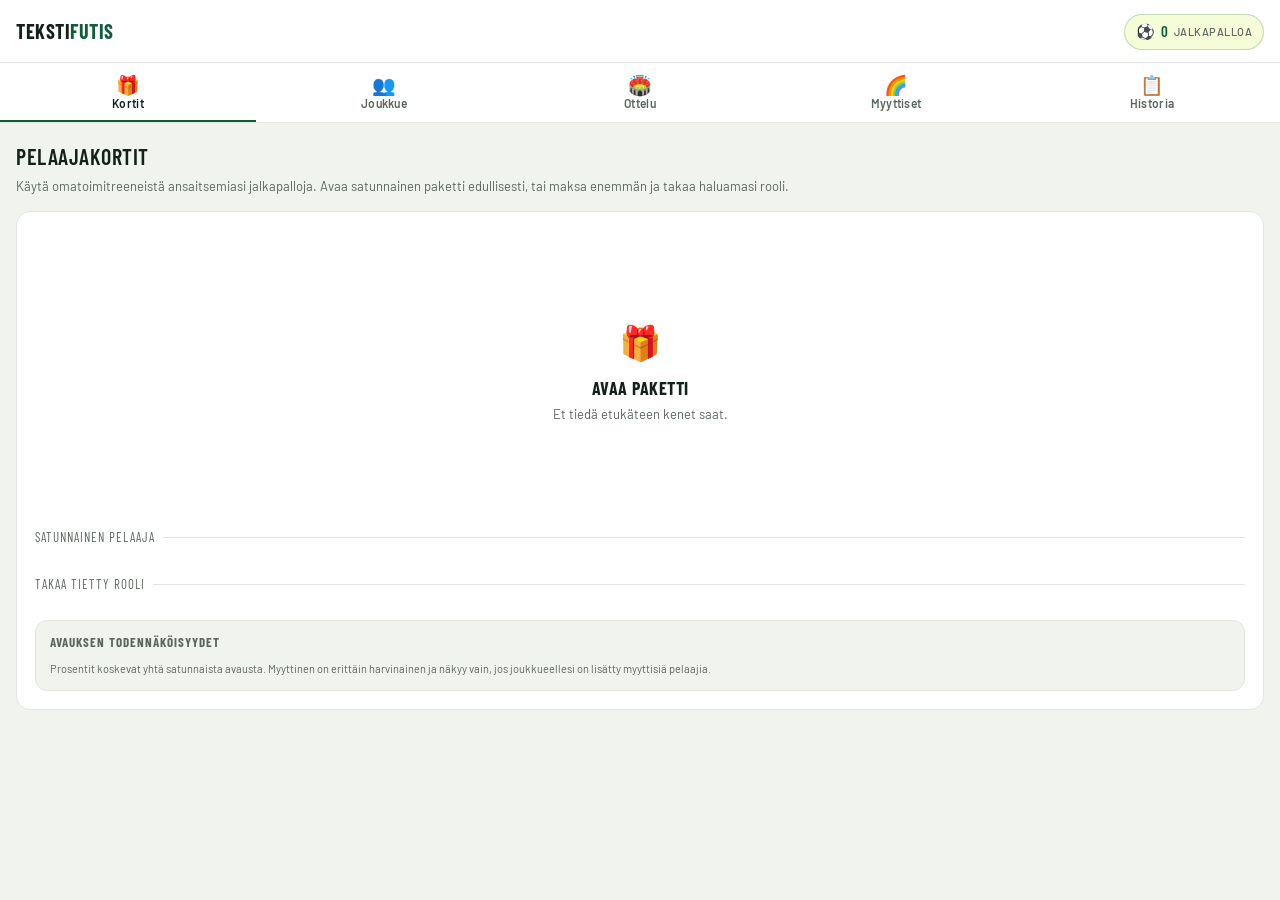
<file: tekstifutis.html>
<!DOCTYPE html>
<html lang="fi">
<head>
<meta charset="UTF-8">
<meta name="viewport" content="width=device-width, initial-scale=1.0, viewport-fit=cover">
<title>Tekstifutis</title>
<link rel="preconnect" href="https://fonts.googleapis.com">
<link rel="preconnect" href="https://fonts.gstatic.com" crossorigin>
<link href="https://fonts.googleapis.com/css2?family=Barlow:wght@400;500;600;700&family=Barlow+Condensed:wght@500;600;700&display=swap" rel="stylesheet">
<link rel="stylesheet" href="tekstifutis.css">
</head>
<body>
<div class="app">
  <div class="topbar">
    <div class="topbar-row">
      <div class="brand">Teksti<span>futis</span></div>
      <div class="pill gold"><span>⚽</span><span id="w-balls">0</span><span class="lbl">jalkapalloa</span></div>
    </div>
  </div>

  <nav class="tabs">
    <button class="tab active" data-tab="veto"><span class="ico">🎁</span>Kortit</button>
    <button class="tab" data-tab="joukkue"><span class="ico">👥</span>Joukkue</button>
    <button class="tab" data-tab="ottelu"><span class="ico">🏟️</span>Ottelu</button>
    <button class="tab" data-tab="myyttiset"><span class="ico">🌈</span>Myyttiset</button>
    <button class="tab" data-tab="historia"><span class="ico">📋</span>Historia</button>
  </nav>

  <main>
    <section class="view active" id="view-veto">
      <h2>Pelaajakortit</h2>
      <p class="sub">Käytä omatoimitreeneistä ansaitsemiasi jalkapalloja. Avaa satunnainen paketti edullisesti, tai maksa enemmän ja takaa haluamasi rooli.</p>
      <div class="card">
        <div class="pack-stage" id="pack-stage">
          <div class="empty"><div class="ee">🎁</div><b>Avaa paketti</b><div style="font-size:13px;">Et tiedä etukäteen kenet saat.</div></div>
        </div>
        <div class="section-label">Satunnainen pelaaja</div>
        <div class="buy-list" id="buy-random"></div>
        <div class="section-label">Takaa tietty rooli</div>
        <div class="buy-list" id="buy-roles"></div>
        <p class="pity" id="pity-note"></p>
        <p class="pity" id="cap-note"></p>
        <div class="prob-panel">
          <div class="prob-title">Avauksen todennäköisyydet</div>
          <div id="prob-list"></div>
          <div class="prob-foot">Prosentit koskevat yhtä satunnaista avausta. Myyttinen on erittäin harvinainen ja näkyy vain, jos joukkueellesi on lisätty myyttisiä pelaajia.</div>
        </div>
      </div>
    </section>

    <section class="view" id="view-joukkue">
      <h2>Kokoonpano</h2>
      <p class="sub">8v8. Napauta paikkaa asettaaksesi pelaajan, tai vedä pelaajia paikalta toiselle, vaihtopenkille ja takaisin. Napauta pelaajaa nähdäksesi kaikki attribuutit.</p>
      <div class="teamname-row"><label for="teamname">Joukkue</label><input id="teamname" maxlength="22" placeholder="Oma joukkue"></div>
      <div class="formrow" id="formrow"></div>
      <div class="forces" id="forces"></div>
      <div class="pitch-wrap"><div class="pitch" id="pitch"></div></div>
      <div class="hint"><span class="warn-i">!</span> = pelaaja väärällä paikalla · vedä kahvasta <b>⠿</b> siirtääksesi pelaajan</div>
      <button class="btn btn-ghost" id="btn-autofill" style="margin-bottom:6px;">Täytä kenttä automaattisesti</button>
      <div class="section-label" id="sub-label">Vaihtopenkki</div>
      <div class="subrow" id="subrow"></div>
      <div id="bench-area"></div>
    </section>

    <section class="view" id="view-ottelu">
      <h2>Ottelu</h2>
      <p class="sub">Haasta vastustaja. Vahvuudet, väsyminen ja tuuri ratkaisevat — vaihtopelaajat auttavat loppukiriä.</p>
      <div id="match-area"></div>
    </section>

    <section class="view" id="view-myyttiset">
      <h2>Myyttiset</h2>
      <p class="sub">Erittäin harvinaisia keräilykortteja — valmentajan lisäämiä pelaajia, joiden kaikki attribuutit ovat 100. Näitä ei voi asettaa kentälle; ne ovat pelkkiä keräilykortteja. Onnistut saamaan myyttisen vain harvinaisella tuurilla pakettia avatessa.</p>
      <div id="myth-area"></div>
    </section>

    <section class="view" id="view-historia">
      <h2>Historia</h2>
      <p class="sub">Aiemmat ottelusi ja niiden tulokset.</p>
      <div id="hist-area"></div>
    </section>
  </main>
</div>

<div class="overlay" id="overlay"><div class="sheet" id="sheet"></div></div>
<div class="toast" id="toast"></div>
<script src="tekstifutis.js"></script>
</body>
</html>
</file>
<file: tekstifutis.css>
:root{
    --bg:#F1F3EF; --surface:#FFFFFF; --ink:#15201B; --ink-soft:#5C665E; --ink-faint:#8A938B;
    --line:#E3E6DF; --brand:#0E5E3A; --accent:#C5F23E; --accent-ink:#1A2A10; --radius:14px;
    --bg2:var(--surface); --panel:var(--surface); --panel2:var(--bg);
    --grass:var(--brand); --grass-dim:#0B4A2E;
    --text:var(--ink); --muted:var(--ink-soft); --gold:#B07A12; --warn:#C0356A;
  }
  :root[data-theme="dark"]{
    --bg:#0F1512; --surface:#18201C; --ink:#E8ECE6; --ink-soft:#9CA79E; --ink-faint:#6C766E;
    --line:#29332D; --brand:#2BA06C; --accent:#C5F23E; --accent-ink:#16240C;
    --grass-dim:#1f9b4d; --gold:#D9A93A; --warn:#E0738F;
  }
  *{box-sizing:border-box; -webkit-tap-highlight-color:transparent;}
  html,body{margin:0;padding:0;}
  body{font-family:'Barlow',system-ui,sans-serif; background:var(--bg); color:var(--text); min-height:100dvh; line-height:1.45;}
  .app{margin:0 auto; min-height:100dvh; display:flex; flex-direction:column;
    background:var(--bg);}

  .topbar{position:sticky; top:0; z-index:20; padding:14px 16px 12px; background:var(--surface); border-bottom:1px solid var(--line);}
  .topbar-row{display:flex; align-items:center; justify-content:space-between; gap:10px;}
  .brand{font-family:'Barlow Condensed'; font-weight:700; font-size:20px; letter-spacing:.5px; text-transform:uppercase;}
  .brand span{color:var(--grass);}
  .pill{display:inline-flex; align-items:center; gap:6px; padding:6px 11px; border-radius:999px; font-family:'Barlow Condensed'; font-weight:600; font-size:15px; border:1px solid var(--line); background:var(--panel);}
  .pill.gold{color:var(--brand); border-color:rgba(14,94,58,.22); background:rgba(197,242,62,.20);}
  .pill .lbl{font-family:'Barlow'; font-weight:500; font-size:11px; color:var(--muted); text-transform:uppercase; letter-spacing:.5px;}

  .tabs{display:flex; background:var(--bg2); border-bottom:1px solid var(--line);}
  .tab{flex:1; padding:12px 4px 10px; text-align:center; cursor:pointer; border:none; background:none; color:var(--muted); font-family:'Barlow'; font-weight:600; font-size:12px; letter-spacing:.3px; border-bottom:2px solid transparent; transition:color .15s,border-color .15s;}
  .tab .ico{display:block; font-size:19px; margin-bottom:2px; line-height:1;}
  .tab.active{color:var(--text); border-bottom-color:var(--grass);}

  main{flex:1; padding:18px 16px 32px;}
  .view{display:none; animation:fade .2s ease;}
  .view.active{display:block;}
  @keyframes fade{from{opacity:0; transform:translateY(4px);} to{opacity:1; transform:none;}}
  h2{font-family:'Barlow Condensed'; font-weight:600; font-size:22px; text-transform:uppercase; letter-spacing:.5px; margin:0 0 4px;}
  .sub{color:var(--muted); font-size:13px; margin:0 0 16px;}

  .card{background:var(--panel); border:1px solid var(--line); border-radius:14px; padding:18px;}
  .card + .card{margin-top:14px;}
  .btn{display:inline-flex; align-items:center; justify-content:center; gap:8px; width:100%; padding:14px; border:none; border-radius:12px; cursor:pointer; font-family:'Barlow Condensed'; font-weight:600; font-size:16px; letter-spacing:.5px; text-transform:uppercase; transition:transform .08s,filter .15s;}
  .btn:active{transform:scale(.98);}
  .btn-primary{background:var(--brand); color:#fff;}
  .btn-gold{background:var(--gold); color:#1a1404;}
  .btn-ghost{background:var(--panel2); color:var(--text); border:1px solid var(--line);}
  .btn-danger{background:rgba(192,53,106,.10); color:var(--warn); border:1px solid rgba(192,53,106,.30);}
  .btn:disabled{opacity:.4; cursor:not-allowed; filter:grayscale(.4);}

  .big-num{font-family:'Barlow Condensed'; font-weight:700; font-size:46px; line-height:1; color:var(--grass);}
  .train-meta{display:flex; justify-content:space-between; align-items:flex-end; margin-bottom:16px;}
  .daycount{text-align:right; color:var(--muted); font-size:13px;}
  .daycount b{display:block; font-family:'Barlow Condensed'; font-size:24px; color:var(--text);}
  .dots{display:flex; gap:6px; margin:14px 0 18px;}
  .dot{flex:1; height:6px; border-radius:3px; background:var(--line);}
  .dot.on{background:var(--grass);}
  .pity{font-size:12px; color:var(--muted); margin-top:12px; text-align:center;}

  .pack-stage{min-height:280px; display:flex; flex-direction:column; align-items:center; justify-content:center; gap:18px; position:relative; overflow:hidden;}
  .reveal-wrap{position:relative; display:flex; align-items:center; justify-content:center;}
  .reveal-card{position:relative; z-index:2; width:210px; border-radius:16px; padding:18px; text-align:center; border:2px solid var(--rc,#9ca3af); background:linear-gradient(180deg,var(--panel2),var(--panel)); box-shadow:0 0 0 1px rgba(0,0,0,.3),0 14px 40px -10px var(--rc,#9ca3af); animation:pop .45s cubic-bezier(.2,1.3,.4,1); overflow:hidden;}
  @keyframes pop{0%{opacity:0; transform:scale(.6) rotateY(40deg);} 100%{opacity:1; transform:none;}}
  .reveal-card .rar{font-family:'Barlow Condensed'; font-weight:700; font-size:12px; letter-spacing:1.5px; text-transform:uppercase; color:var(--rc);}
  .reveal-card .stars{font-size:15px; color:var(--rc); margin:2px 0 8px; letter-spacing:2px;}
  .reveal-card .pname{font-family:'Barlow Condensed'; font-weight:600; font-size:21px; line-height:1.1;}
  .reveal-card .ppos{display:inline-block; margin-top:6px; font-size:11px; font-weight:600; color:var(--muted); text-transform:uppercase; letter-spacing:.5px;}
  .reveal-stats{display:grid; grid-template-columns:1fr 1fr; gap:5px 12px; margin-top:14px; text-align:left;}
  .reveal-stats div{display:flex; justify-content:space-between; font-size:12px; color:var(--muted);}
  .reveal-stats b{color:var(--text); font-family:'Barlow Condensed'; font-weight:600;}
  /* OSTOEFEKTIT (kasvavat harvinaisuuden mukaan) */
  .reveal-card.fx-shine::after{content:''; position:absolute; inset:0; background:linear-gradient(110deg,transparent 30%,rgba(255,255,255,.4) 50%,transparent 70%); transform:translateX(-130%) skewX(-18deg); animation:shine 1s ease .3s 1 forwards; pointer-events:none;}
  .reveal-card.fx-pulse{animation:pop .45s cubic-bezier(.2,1.3,.4,1), glowpulse 1.6s ease .45s infinite;}
  @keyframes shine{to{transform:translateX(130%) skewX(-18deg);}}
  @keyframes glowpulse{0%,100%{box-shadow:0 0 0 1px rgba(0,0,0,.3),0 14px 40px -12px var(--rc);}50%{box-shadow:0 0 0 1px rgba(0,0,0,.3),0 14px 56px -6px var(--rc);}}
  .fx-rays{position:absolute; z-index:1; width:340px; height:340px; left:50%; top:50%; transform:translate(-50%,-50%); border-radius:50%; opacity:.22; pointer-events:none;
    background:repeating-conic-gradient(from 0deg, var(--rc) 0deg 4deg, transparent 4deg 17deg);
    -webkit-mask:radial-gradient(circle, #000 12%, transparent 62%); mask:radial-gradient(circle, #000 12%, transparent 62%); animation:spin 7s linear infinite;}
  @keyframes spin{to{transform:translate(-50%,-50%) rotate(360deg);}}
  .fx-flash{position:absolute; z-index:0; inset:0; pointer-events:none; background:radial-gradient(circle at center, var(--rc) 0%, transparent 60%); opacity:0; animation:flash 1.1s ease forwards;}
  @keyframes flash{0%{opacity:.5;}100%{opacity:0;}}
  .sparkle{position:absolute; z-index:3; left:50%; top:50%; width:7px; height:7px; border-radius:50%; background:var(--rc); box-shadow:0 0 7px var(--rc); pointer-events:none; animation:sparkle .95s ease forwards;}
  @keyframes sparkle{0%{transform:translate(-50%,-50%) scale(.2); opacity:0;}18%{opacity:1;}100%{transform:translate(calc(-50% + var(--dx)),calc(-50% + var(--dy))) scale(.9); opacity:0;}}

  .buy-list{display:flex; flex-direction:column; gap:8px; margin-top:4px;}
  .buy-btn{padding:12px; border-radius:12px; border:1px solid var(--line); background:var(--panel); cursor:pointer; display:flex; align-items:center; gap:11px; transition:transform .08s, border-color .15s;}
  .buy-btn:active{transform:scale(.98);}
  .buy-btn:disabled{opacity:.45; cursor:not-allowed;}
  .buy-btn .bb-badge{width:32px; height:32px; border-radius:9px; display:flex; align-items:center; justify-content:center; font-family:'Barlow Condensed'; font-weight:700; font-size:13px; flex-shrink:0;}
  .buy-btn .bb-badge.rnd{background:var(--panel2); color:var(--text); border:1px dashed var(--line);}
  .buy-btn .bb-label{font-family:'Barlow Condensed'; font-weight:600; font-size:15px; flex:1; min-width:0; text-align:left; letter-spacing:.2px;}
  .buy-btn .bb-cost{margin-left:auto; flex-shrink:0; font-size:13px; color:var(--brand); font-weight:700; background:rgba(197,242,62,.20); border:1px solid rgba(14,94,58,.20); padding:4px 10px; border-radius:8px; white-space:nowrap;}
  .confirm-line{display:flex; justify-content:space-between; align-items:center; padding:11px 0; border-bottom:1px solid var(--line); font-size:14px;}
  .confirm-line:last-of-type{border-bottom:none;}
  .confirm-line .cl-v{font-family:'Barlow Condensed'; font-weight:700; font-size:16px;}
  .confirm-line .cl-v.bad{color:var(--warn);}
  .confirm-line .cl-v.good{color:var(--grass);}

  .teamname-row{display:flex; align-items:center; gap:8px; margin-bottom:14px;}
  .teamname-row label{font-size:11px; color:var(--muted); text-transform:uppercase; letter-spacing:.5px; flex-shrink:0;}
  #teamname{flex:1; min-width:0; background:var(--panel); border:1px solid var(--line); border-radius:10px; color:var(--text); font-family:'Barlow Condensed'; font-weight:600; font-size:16px; padding:9px 12px; letter-spacing:.3px;}
  #teamname:focus{outline:none; border-color:var(--grass);}

  .forces{display:grid; grid-template-columns:repeat(4,1fr); gap:8px; margin-bottom:14px;}
  .force{background:var(--panel); border:1px solid var(--line); border-radius:10px; padding:9px 6px; text-align:center;}
  .force .fl{font-size:10px; color:var(--muted); text-transform:uppercase; letter-spacing:.5px;}
  .force .fv{font-family:'Barlow Condensed'; font-weight:700; font-size:22px;}

  .formrow{display:flex; gap:6px; margin-bottom:12px;}
  .formbtn{flex:1; padding:9px 2px; border-radius:9px; border:1px solid var(--line); background:var(--panel); color:var(--muted); font-family:'Barlow Condensed'; font-weight:600; font-size:12.5px; cursor:pointer; letter-spacing:.3px;}
  .formbtn.active{border-color:var(--grass); color:var(--text); background:var(--panel2);}

  .pitch-wrap{position:relative; width:100%; max-width:380px; margin:0 auto 6px;}
  .pitch{position:relative; width:100%; aspect-ratio:7/9; border-radius:12px; overflow:hidden; border:2px solid rgba(255,255,255,.22);
    background:repeating-linear-gradient(180deg,#0E5E3A 0 11.11%,#0C5232 11.11% 22.22%);}
  .m{position:absolute; border:1.5px solid rgba(255,255,255,.28); pointer-events:none;}
  .m-half{left:0; right:0; top:50%; height:0; border-width:0 0 1.5px 0;}
  .m-circle{width:30%; aspect-ratio:1; left:50%; top:50%; transform:translate(-50%,-50%); border-radius:50%;}
  .m-spot{width:5px; height:5px; background:rgba(255,255,255,.5); border:none; border-radius:50%; left:50%; top:50%; transform:translate(-50%,-50%);}
  .m-box{width:56%; height:15%; left:50%; transform:translateX(-50%);}
  .m-box.top{top:0; border-top:none;} .m-box.bot{bottom:0; border-bottom:none;}
  .m-goal{width:24%; height:4%; left:50%; transform:translateX(-50%);}
  .m-goal.top{top:0; border-top:none;} .m-goal.bot{bottom:0; border-bottom:none;}

  .slot{position:absolute; transform:translate(-50%,-50%); z-index:3; cursor:pointer; border:none; background:none; padding:0; touch-action:none; user-select:none;}
  .slot-empty{width:46px; height:46px; border-radius:50%; border:2px dashed rgba(255,255,255,.42); display:flex; flex-direction:column; align-items:center; justify-content:center; color:rgba(255,255,255,.85); background:rgba(0,0,0,.18);}
  .slot-empty .se-role{font-family:'Barlow Condensed'; font-weight:700; font-size:12px; line-height:1;}
  .slot-empty .se-plus{font-size:13px; line-height:1; opacity:.8;}

  /* UUSI PELAAJAKORTTI */
  .slot-card{width:88px; border-radius:10px; padding:5px 6px 6px; background:var(--surface); border:1.5px solid var(--cardc,#9ca3af); box-shadow:0 2px 10px -3px rgba(0,0,0,.12); position:relative;}
  .sc-name{font-size:11px; font-weight:700; white-space:nowrap; overflow:hidden; text-overflow:ellipsis; line-height:1.15; margin-bottom:3px; text-align:center;}
  .sc-body{display:flex; align-items:center; gap:6px;}
  .sc-ovr{font-family:'Barlow Condensed'; font-weight:700; font-size:27px; line-height:.85; color:var(--cardc); flex-shrink:0;}
  .sc-attrs{display:flex; flex-direction:column; gap:1px; flex:1; min-width:0;}
  .sc-role{align-self:stretch; font-family:'Barlow Condensed'; font-weight:700; font-size:8px; line-height:1; padding:2px 0; border-radius:3px; text-align:center; margin-bottom:2px; letter-spacing:.3px;}
  .sc-chip{display:flex; justify-content:space-between; gap:3px; font-size:9px; font-weight:700; color:var(--muted); line-height:1.25;}
  .sc-chip .v{color:var(--text);}
  .sc-warn{position:absolute; top:-7px; right:-6px; width:17px; height:17px; border-radius:50%; background:var(--warn); color:#1a0606; font-size:11px; font-weight:800; display:flex; align-items:center; justify-content:center; line-height:1; z-index:2;}
  .pos-MV{background:#fbbf24; color:#1a1404;} .pos-P{background:#3b82f6; color:#fff;} .pos-K{background:#2ee06a; color:#07140c;} .pos-H{background:#ef4444; color:#fff;}

  .slot.drop-hi .slot-empty{border-color:var(--grass); background:rgba(46,224,106,.3);}
  .slot.drop-hi .slot-card{outline:2px solid var(--grass); outline-offset:2px;}
  .subcell.drop-hi{border-color:var(--grass)!important; border-style:solid!important; background:rgba(46,224,106,.12)!important;}
  #bench-area.drop-hi-zone{outline:2px dashed var(--grass); outline-offset:5px; border-radius:12px;}
  .drag-ghost{position:fixed; z-index:90; pointer-events:none; transform:translate(-50%,-50%); opacity:.95;}
  .ghost-card{width:74px; border-radius:9px; padding:5px; text-align:center; background:var(--surface); border:1.5px solid var(--cardc,#9ca3af); box-shadow:0 6px 18px rgba(0,0,0,.14);}
  .ghost-card .gc-ovr{font-family:'Barlow Condensed'; font-weight:700; font-size:20px; color:var(--cardc);}
  .ghost-card .gc-name{font-size:10px; font-weight:600; white-space:nowrap; overflow:hidden; text-overflow:ellipsis;}

  .hint{font-size:11px; color:var(--muted); text-align:center; margin:8px 0 14px; line-height:1.6;}
  .hint .warn-i{color:var(--warn); font-weight:700;}

  .section-label{font-family:'Barlow Condensed'; font-size:13px; text-transform:uppercase; letter-spacing:1px; color:var(--muted); margin:18px 0 10px; display:flex; align-items:center; gap:8px;}
  .section-label::after{content:''; flex:1; height:1px; background:var(--line);}

  /* VAIHTOPENKKI */
  .subrow{display:grid; grid-template-columns:repeat(3,1fr); gap:8px; margin-bottom:4px;}
  .subcell{border-radius:11px; border:1px solid var(--line); background:var(--panel); padding:8px 8px 9px; min-height:64px; cursor:pointer; touch-action:none; user-select:none; display:flex; flex-direction:column; gap:5px;}
  .subcell.empty{border-style:dashed; align-items:center; justify-content:center; color:var(--muted); text-align:center; gap:3px;}
  .subcell.empty .se-plus{font-size:18px; line-height:1;}
  .subcell.empty .se-tx{font-size:10px;}
  .sub-top{display:flex; align-items:center; gap:6px;}
  .sub-badge{width:24px; height:24px; border-radius:6px; display:flex; align-items:center; justify-content:center; font-family:'Barlow Condensed'; font-weight:700; font-size:10px; flex-shrink:0;}
  .sub-name{font-size:12px; font-weight:600; white-space:nowrap; overflow:hidden; text-overflow:ellipsis; flex:1;}
  .sub-bot{display:flex; align-items:center; gap:8px;}
  .sub-ovr{font-family:'Barlow Condensed'; font-weight:700; font-size:18px; color:var(--cardc); line-height:1;}
  .sub-attrs{font-size:9px; color:var(--muted); white-space:nowrap; overflow:hidden; text-overflow:ellipsis;}

  /* KOKOELMA */
  .plist{display:flex; flex-direction:column; gap:8px;}
  .prow{display:flex; align-items:center; gap:11px; padding:10px 12px; border-radius:11px; background:var(--panel); border:1px solid var(--line); cursor:grab; user-select:none; -webkit-user-select:none; touch-action:none;}
  .prow:active{cursor:grabbing;}
  body.dragging, body.dragging *{user-select:none !important; -webkit-user-select:none !important; cursor:grabbing !important;}
  .pos-badge{flex-shrink:0; width:34px; height:34px; border-radius:9px; display:flex; align-items:center; justify-content:center; font-family:'Barlow Condensed'; font-weight:700; font-size:13px;}
  .pinfo{flex:1; min-width:0;}
  .pinfo .pn{font-weight:600; font-size:14px; display:flex; align-items:center; gap:7px;}
  .rar-tag{font-size:9px; font-weight:700; text-transform:uppercase; letter-spacing:.5px; padding:2px 5px; border-radius:4px;}
  .pinfo .pst{font-size:11px; color:var(--muted); margin-top:1px;}
  .ovr{flex-shrink:0; font-family:'Barlow Condensed'; font-weight:700; font-size:21px; width:30px; text-align:center;}
  .grip{flex-shrink:0; padding:8px 4px; margin:-8px -2px; color:var(--muted); cursor:grab; touch-action:none; user-select:none; font-size:17px; line-height:1; letter-spacing:-2px;}
  .grip:active{cursor:grabbing;}

  .empty{text-align:center; padding:30px 16px; color:var(--muted);}
  .empty .ee{font-size:34px; margin-bottom:8px;}
  .empty b{display:block; color:var(--text); font-family:'Barlow Condensed'; font-size:18px; margin-bottom:4px; text-transform:uppercase; letter-spacing:.5px;}

  .overlay{position:fixed; inset:0; background:rgba(4,10,7,.72); backdrop-filter:blur(3px); z-index:60; display:none; align-items:flex-end; justify-content:center;}
  .overlay.show{display:flex;}
  .sheet{width:100%; max-width:480px; background:var(--bg2); border-top-left-radius:20px; border-top-right-radius:20px; border:1px solid var(--line); border-bottom:none; padding:20px 16px calc(24px + env(safe-area-inset-bottom)); max-height:84dvh; overflow-y:auto; animation:up .25s cubic-bezier(.2,.9,.3,1);}
  @keyframes up{from{transform:translateY(100%);} to{transform:none;}}
  .sheet-grab{width:38px; height:4px; border-radius:2px; background:var(--line); margin:0 auto 16px;}
  .dt-head{display:flex; align-items:center; gap:12px; margin-bottom:6px;}
  .dt-pos{width:46px; height:46px; border-radius:11px; display:flex; align-items:center; justify-content:center; font-family:'Barlow Condensed'; font-weight:700; font-size:15px; flex-shrink:0;}
  .dt-name{font-family:'Barlow Condensed'; font-weight:600; font-size:22px; line-height:1.1;}
  .dt-meta{font-size:12px; color:var(--muted); margin-top:2px;}
  .dt-ovr{margin-left:auto; font-family:'Barlow Condensed'; font-weight:700; font-size:34px;}
  .dt-warn{background:rgba(192,53,106,.10); border:1px solid rgba(192,53,106,.30); color:var(--warn); font-size:12px; padding:9px 12px; border-radius:9px; margin:12px 0;}
  .attrs{display:flex; flex-direction:column; gap:9px; margin:16px 0;}
  .attr{display:flex; align-items:center; gap:10px;}
  .attr .al{width:84px; font-size:12px; color:var(--muted); display:flex; align-items:center; gap:5px;}
  .attr.key .al{color:var(--text); font-weight:600;}
  .attr .star{color:var(--gold); font-size:10px;}
  .attr .bar{flex:1; height:8px; border-radius:4px; background:var(--panel2); overflow:hidden;}
  .attr .fill{height:100%; border-radius:4px; background:var(--grass);}
  .attr .av{width:26px; text-align:right; font-family:'Barlow Condensed'; font-weight:700; font-size:14px;}
  .sheet-actions{display:flex; flex-direction:column; gap:9px; margin-top:6px;}
  .pick-list{display:flex; flex-direction:column; gap:8px; margin-top:4px;}
  .pick-row{display:flex; align-items:center; gap:11px; padding:10px 12px; border-radius:11px; background:var(--panel); border:1px solid var(--line); cursor:pointer; width:100%; text-align:left;}
  .pick-row.match{border-color:var(--grass-dim);}
  .pick-tag{margin-left:auto; font-size:10px; font-weight:600; padding:3px 7px; border-radius:6px; flex-shrink:0;}
  .pick-tag.ok{background:rgba(14,94,58,.12); color:var(--brand);} .pick-tag.off{background:rgba(192,53,106,.12); color:var(--warn);}

  .scoreboard{background:var(--surface); border:1px solid var(--line); border-radius:14px; padding:16px; text-align:center; margin-bottom:14px;}
  .sb-teams{display:flex; align-items:center; justify-content:center; gap:14px;}
  .sb-name{flex:1; font-family:'Barlow Condensed'; font-weight:600; font-size:15px; text-transform:uppercase; letter-spacing:.5px; word-break:break-word;}
  .sb-name.home{text-align:right; color:var(--grass);}
  .sb-name.away{text-align:left;}
  .sb-score{font-family:'Barlow Condensed'; font-weight:700; font-size:38px; min-width:96px;}
  .sb-min{font-size:11px; color:var(--muted); margin-top:4px; letter-spacing:1px; text-transform:uppercase;}
  .feed{display:flex; flex-direction:column; gap:7px; margin-top:14px;}
  .ev{display:flex; gap:10px; padding:9px 12px; border-radius:10px; background:var(--panel); border:1px solid var(--line); font-size:13px; animation:slidein .3s ease;}
  @keyframes slidein{from{opacity:0; transform:translateX(-8px);} to{opacity:1; transform:none;}}
  .ev .emin{font-family:'Barlow Condensed'; font-weight:700; color:var(--muted); flex-shrink:0; width:40px; white-space:nowrap;}
  .ev.goal{font-weight:600;}
  .ev.goal .etxt{font-family:'Barlow Condensed'; font-weight:600; font-size:15px; text-transform:uppercase; letter-spacing:.5px;}
  .ev.goal-home{background:rgba(14,94,58,.10); border-color:var(--brand); border-left:4px solid var(--brand);}
  .ev.goal-home .etxt{color:var(--grass);}
  .ev.goal-home .emin{color:var(--grass);}
  .ev.goal-away{background:rgba(192,53,106,.10); border-color:var(--warn); border-left:4px solid var(--warn);}
  .ev.goal-away .etxt{color:var(--warn);}
  .ev.goal-away .emin{color:var(--warn);}
  .nm{font-weight:700;}
  .nm.home{color:var(--brand);} .nm.away{color:var(--warn);}
  .tm.home{color:var(--brand); font-weight:600;} .tm.away{color:var(--warn); font-weight:600;}
  .sb-score.flash-home{animation:flashHome .7s ease;} .sb-score.flash-away{animation:flashAway .7s ease;}
  @keyframes flashHome{0%,100%{color:inherit;}40%{color:var(--grass); transform:scale(1.12);}}
  @keyframes flashAway{0%,100%{color:inherit;}40%{color:#f1948a; transform:scale(1.12);}}
  .ev.save{border-color:#3a5a6a;}
  .ev.chance{border-color:#8a6d2e;}
  .ev.kortti, .ev.rike{background:linear-gradient(90deg,#3a2e10,#13241c); border-color:#7a5e1a;}
  .ev.kortti .emin, .ev.rike .emin{color:var(--gold);}
  .ev.lisa{border-color:#3a5a6a; border-style:dashed; color:var(--text); font-weight:600;}
  .ev.lisa .emin{color:#2563B0;}
  .ev.sub{border-color:#2e6a8a; background:linear-gradient(90deg,#10222e,#13241c);}
  .ev.sub .emin{color:#2563B0;}
  .ev.info{opacity:.85; font-style:italic; color:var(--muted);}
  .ev.info .emin{color:var(--ink-faint);}
  .result-banner{text-align:center; padding:18px; border-radius:14px; margin-top:14px; animation:pop .4s;}
  .result-banner.win{background:linear-gradient(180deg,#10331e,#0e1b15); border:1px solid var(--grass-dim);}
  .result-banner.loss{background:linear-gradient(180deg,#331515,#0e1b15); border:1px solid #5a2323;}
  .result-banner.draw{background:var(--panel); border:1px solid var(--line);}
  .result-banner .rt{font-family:'Barlow Condensed'; font-weight:700; font-size:26px; text-transform:uppercase; letter-spacing:1px;}
  .result-banner .rr{font-size:13px; color:var(--muted); margin-top:4px;}

  .toast{position:fixed; left:50%; bottom:26px; transform:translateX(-50%) translateY(20px); opacity:0; background:#06140d; border:1px solid var(--grass-dim); color:var(--text); padding:11px 18px; border-radius:11px; font-size:14px; font-weight:500; pointer-events:none; transition:opacity .25s,transform .25s; z-index:70; max-width:90%;}
  .toast.show{opacity:1; transform:translateX(-50%) translateY(0);}

  /* JUHLINTAEFEKTIT */
  #fx-layer{position:fixed; inset:0; pointer-events:none; z-index:80; overflow:hidden;}
  .confetti{position:absolute; width:9px; height:14px; border-radius:2px; will-change:transform,opacity;}
  @keyframes confFall{0%{transform:translateY(-30px) rotate(0); opacity:1;} 100%{transform:translateY(110vh) rotate(760deg); opacity:.9;}}
  @keyframes confBurst{0%{transform:translate(0,0) rotate(0) scale(1); opacity:1;} 100%{transform:translate(var(--bx),var(--by)) rotate(560deg) scale(.7); opacity:0;}}
  .goal-flash{position:fixed; inset:0; z-index:79; pointer-events:none; background:radial-gradient(circle at center, rgba(46,224,106,.4), transparent 62%); opacity:.85; animation:flashFade .85s ease forwards;}
  .goal-flash.away{background:radial-gradient(circle at center, rgba(226,85,85,.34), transparent 62%);}
  @keyframes flashFade{to{opacity:0;}}
  .goal-banner{position:fixed; left:50%; top:34%; z-index:81; font-family:'Barlow Condensed'; font-weight:700; font-size:58px; color:var(--grass); text-shadow:0 6px 26px rgba(0,0,0,.7),0 0 30px rgba(46,224,106,.6); opacity:0; pointer-events:none; text-transform:uppercase; letter-spacing:2px; white-space:nowrap; animation:goalPop 1.5s cubic-bezier(.2,1.2,.3,1) forwards;}
  @keyframes goalPop{0%{opacity:0; transform:translate(-50%,-50%) scale(.4) rotate(-6deg);} 16%{opacity:1; transform:translate(-50%,-50%) scale(1.15) rotate(2deg);} 32%{transform:translate(-50%,-50%) scale(1) rotate(0);} 78%{opacity:1;} 100%{opacity:0; transform:translate(-50%,-50%) scale(1.06);}}
  .win-overlay{position:fixed; inset:0; z-index:82; display:flex; align-items:center; justify-content:center; pointer-events:none;}
  .win-card{text-align:center; animation:winPop 2.6s cubic-bezier(.2,1.2,.3,1) forwards;}
  .win-card .win-trophy{font-size:84px; filter:drop-shadow(0 8px 24px rgba(0,0,0,.6));}
  .win-card .win-title{font-family:'Barlow Condensed'; font-weight:700; font-size:46px; color:var(--gold); letter-spacing:4px; text-shadow:0 4px 22px rgba(0,0,0,.8),0 0 30px rgba(251,191,36,.5); margin-top:-4px;}
  @keyframes winPop{0%{opacity:0; transform:scale(.3);} 12%{opacity:1; transform:scale(1.18);} 26%{transform:scale(1);} 84%{opacity:1;} 100%{opacity:0; transform:scale(1.05);}}

  /* HISTORIA */
  .hist-list{display:flex; flex-direction:column; gap:8px;}
  .hist-row{display:flex; align-items:center; gap:12px; padding:12px 14px; border-radius:11px; background:var(--panel); border:1px solid var(--line); border-left:4px solid var(--line);}
  .hist-row.win{border-left-color:var(--grass);} .hist-row.draw{border-left-color:var(--muted);} .hist-row.loss{border-left-color:#e25555;}
  .hist-res{width:30px; height:30px; border-radius:8px; display:flex; align-items:center; justify-content:center; font-family:'Barlow Condensed'; font-weight:700; font-size:14px; flex-shrink:0;}
  .hist-res.win{background:#10331e; color:var(--grass);} .hist-res.draw{background:var(--panel2); color:var(--muted);} .hist-res.loss{background:#2a1414; color:#f1948a;}
  .hist-teams{flex:1; min-width:0; font-size:13px;}
  .hist-teams .ht-vs{color:var(--muted); font-size:11px;}
  .hist-score{font-family:'Barlow Condensed'; font-weight:700; font-size:20px; flex-shrink:0;}
  .hist-score .hs-h{color:var(--grass);} .hist-score .hs-a{color:#f1948a;}

  @media (prefers-reduced-motion:reduce){ *{animation:none !important; transition:none !important;} }

  /* ═══ MYYTTINEN (keräilykortit + efektit + todennäköisyydet) ═══ */
  .prob-panel{margin-top:16px; padding:12px 14px; border:1px solid var(--line); border-radius:12px; background:var(--panel2);}
  .prob-title{font-family:'Barlow Condensed'; font-weight:700; font-size:13px; text-transform:uppercase; letter-spacing:1px; color:var(--muted); margin-bottom:8px;}
  .prob-row{display:flex; align-items:center; gap:10px; padding:5px 0; border-bottom:1px solid var(--line);}
  .prob-row:last-of-type{border-bottom:none;}
  .prob-dot{width:11px; height:11px; border-radius:50%; flex-shrink:0; box-shadow:0 0 6px currentColor;}
  .prob-name{flex:1; text-transform:capitalize; font-size:13.5px; font-weight:600; color:var(--text);}
  .prob-pct{font-family:'Barlow Condensed'; font-weight:700; font-size:15px; color:var(--text);}
  .prob-row.prob-myth{position:relative;}
  .prob-row.prob-myth .prob-name{background:linear-gradient(90deg,#ff3cac,#7c4dff,#22d3ee,#2ee06a,#fbbf24); -webkit-background-clip:text; background-clip:text; -webkit-text-fill-color:transparent; font-weight:800;}
  .prob-row.prob-myth .prob-pct{background:linear-gradient(90deg,#ff3cac,#7c4dff,#22d3ee); -webkit-background-clip:text; background-clip:text; -webkit-text-fill-color:transparent;}
  .prob-foot{margin-top:9px; font-size:11px; color:var(--muted); line-height:1.5;}

  /* Myyttinen reveal-kortti */
  .reveal-card.myth-card{border:2px solid transparent; background:
     linear-gradient(180deg,var(--panel2),var(--panel)) padding-box,
     linear-gradient(120deg,#ff3cac,#7c4dff,#22d3ee,#2ee06a,#fbbf24,#ff3cac) border-box;
     box-shadow:0 0 0 1px rgba(0,0,0,.25), 0 0 30px 4px rgba(255,60,172,.55), 0 0 60px 10px rgba(124,77,255,.4);
     animation:pop .45s cubic-bezier(.2,1.3,.4,1), mythGlow 1.4s ease .45s infinite;}
  .myth-crown{font-size:30px; line-height:1; margin-bottom:2px; animation:mythBob 1.6s ease infinite;}
  .rar.myth-rar{background:linear-gradient(90deg,#ff3cac,#7c4dff,#22d3ee,#2ee06a,#fbbf24); -webkit-background-clip:text; background-clip:text; -webkit-text-fill-color:transparent; font-size:14px; letter-spacing:2px;}
  .myth-stars{background:linear-gradient(90deg,#ff3cac,#fbbf24); -webkit-background-clip:text; background-clip:text; -webkit-text-fill-color:transparent;}
  .fx-rays.myth-rays{opacity:.4; width:380px; height:380px; background:conic-gradient(from 0deg,#ff3cac,#7c4dff,#22d3ee,#2ee06a,#fbbf24,#ff3cac); animation:spin 5s linear infinite;}
  .fx-flash.myth-flash{background:radial-gradient(circle at center,#fff 0%,rgba(255,60,172,.6) 30%,transparent 65%); animation:flash 1.2s ease forwards;}
  .myth-boom{position:fixed; z-index:9998; left:50%; top:40%; width:20px; height:20px; border-radius:50%; transform:translate(-50%,-50%);
     border:5px solid #ff3cac; box-shadow:0 0 30px 8px rgba(255,60,172,.7); animation:mythBoom 1.2s cubic-bezier(.15,.8,.3,1) forwards; pointer-events:none;}
  .myth-banner{position:fixed; z-index:9999; left:50%; top:26%; transform:translate(-50%,-50%) scale(.6); font-family:'Barlow Condensed'; font-weight:800; font-size:38px; letter-spacing:1px; white-space:nowrap;
     background:linear-gradient(90deg,#ff3cac,#7c4dff,#22d3ee,#2ee06a,#fbbf24,#ff3cac); background-size:200% auto; -webkit-background-clip:text; background-clip:text; -webkit-text-fill-color:transparent;
     text-shadow:0 4px 30px rgba(124,77,255,.5); animation:mythBanner 2.7s ease forwards, mythHue 2s linear infinite; pointer-events:none;}
  @keyframes mythGlow{0%,100%{box-shadow:0 0 0 1px rgba(0,0,0,.25),0 0 30px 4px rgba(255,60,172,.55),0 0 60px 10px rgba(124,77,255,.4);} 50%{box-shadow:0 0 0 1px rgba(0,0,0,.25),0 0 44px 8px rgba(34,211,238,.6),0 0 80px 16px rgba(46,224,106,.45);}}
  @keyframes mythBob{0%,100%{transform:translateY(0) rotate(-4deg);} 50%{transform:translateY(-5px) rotate(4deg);}}
  @keyframes spin{to{transform:translate(-50%,-50%) rotate(360deg);}}
  @keyframes mythBoom{0%{width:20px;height:20px;opacity:1;border-width:6px;} 100%{width:520px;height:520px;opacity:0;border-width:1px;}}
  @keyframes mythBanner{0%{opacity:0;transform:translate(-50%,-50%) scale(.5);} 15%{opacity:1;transform:translate(-50%,-50%) scale(1.12);} 30%{transform:translate(-50%,-50%) scale(1);} 80%{opacity:1;} 100%{opacity:0;transform:translate(-50%,-50%) scale(1);}}
  @keyframes mythHue{to{background-position:200% center;}}

  /* Myyttiset-keräilysivu */
  .myth-empty{text-align:center; color:var(--muted); font-size:14px; line-height:1.6; padding:34px 16px; border:1px dashed var(--line); border-radius:14px; background:var(--panel2);}
  .myth-progress{font-size:13px; color:var(--muted); margin-bottom:12px;} .myth-progress b{color:var(--text); font-family:'Barlow Condensed'; font-size:16px;}
  .myth-grid{display:grid; grid-template-columns:repeat(auto-fill,minmax(150px,1fr)); gap:12px;}
  .myth-collect-card{position:relative; border-radius:15px; padding:16px 12px 12px; text-align:center; overflow:hidden;
     border:2px solid transparent; background:
       linear-gradient(180deg,var(--panel2),var(--panel)) padding-box,
       linear-gradient(120deg,#ff3cac,#7c4dff,#22d3ee,#2ee06a,#fbbf24,#ff3cac) border-box;
     box-shadow:0 0 22px -4px rgba(255,60,172,.45), 0 8px 24px -10px rgba(124,77,255,.5); animation:mythGlow 2.4s ease infinite;}
  .mcc-crown{font-size:26px; line-height:1;}
  .mcc-name{font-family:'Barlow Condensed'; font-weight:700; font-size:19px; line-height:1.1; margin-top:4px;}
  .mcc-pos{font-size:10.5px; font-weight:700; color:var(--muted); text-transform:uppercase; letter-spacing:.5px; margin-top:3px;}
  .mcc-attrs{display:grid; grid-template-columns:1fr 1fr; gap:2px 10px; margin:10px 0 8px; font-size:11px; color:var(--muted);}
  .mcc-attrs b{color:var(--text);}
  .mcc-tag{font-family:'Barlow Condensed'; font-weight:800; font-size:11px; letter-spacing:2px; padding-top:6px; border-top:1px solid var(--line);
     background:linear-gradient(90deg,#ff3cac,#7c4dff,#22d3ee,#2ee06a,#fbbf24); -webkit-background-clip:text; background-clip:text; -webkit-text-fill-color:transparent;}
</file>
